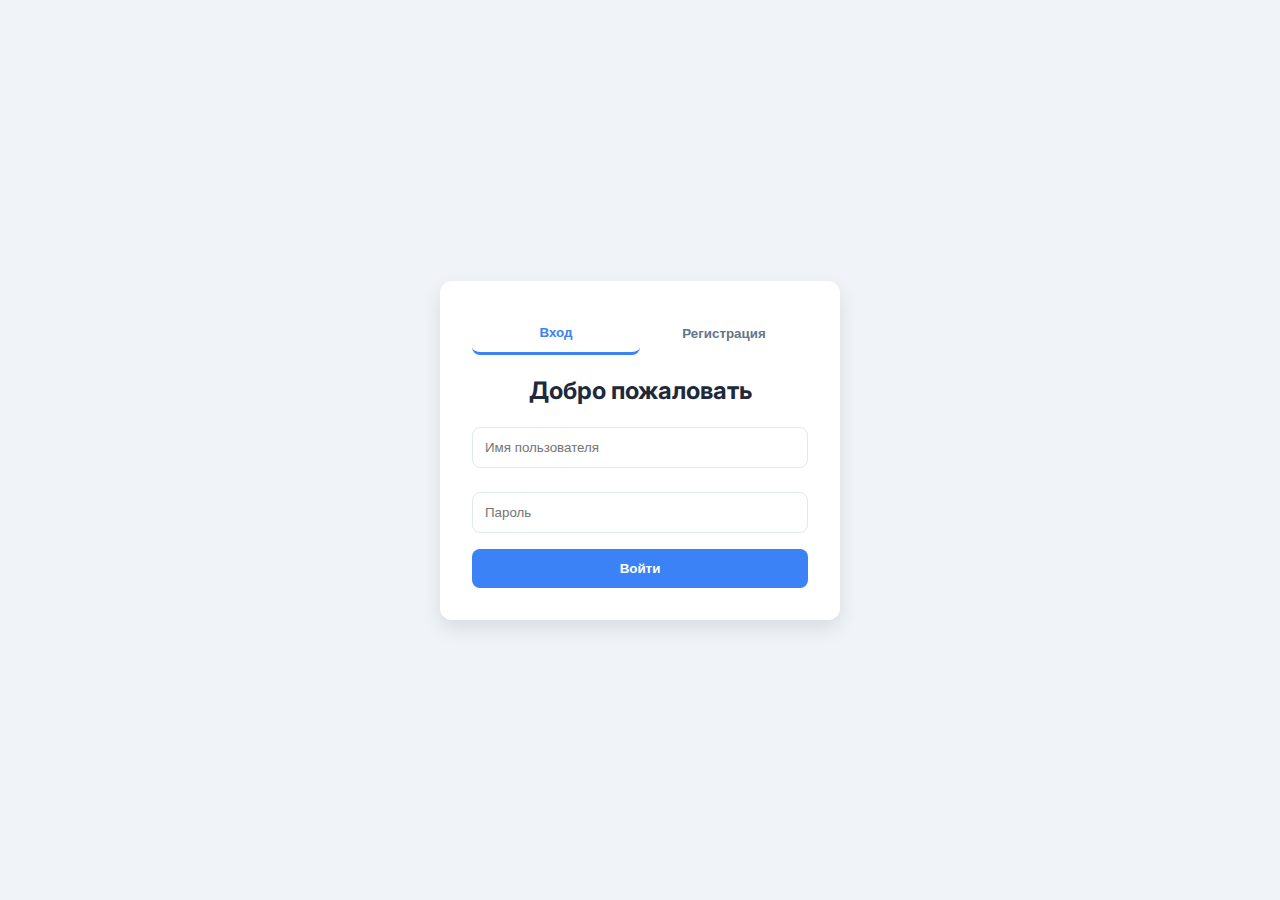
<file: front-stay-go/index.html>
<!DOCTYPE html>
<html lang="ru">
<head>
  <meta charset="UTF-8" />
  <meta name="viewport" content="width=device-width, initial-scale=1.0"/>
  <title>Hotel Booking</title>
  <link rel="stylesheet" href="style.css" />
  <link href="https://fonts.googleapis.com/css2?family=Inter:wght@400;600&display=swap" rel="stylesheet">
</head>
<body>
  <div class="container">
    <!-- Вкладки -->
    <div class="tabs">
      <button class="tab active" onclick="switchTab('login')">Вход</button>
      <button class="tab" onclick="switchTab('register')">Регистрация</button>
    </div>

    <!-- Форма входа -->
    <form id="login" class="form active">
      <h2>Добро пожаловать</h2>
      <input type="text" placeholder="Имя пользователя" required />
      <input type="password" placeholder="Пароль" required />
      <button type="submit">Войти</button>
      <p class="error-message"></p>
    </form>

    <!-- Форма регистрации -->
    <form id="register" class="form">
      <h2>Создать аккаунт</h2>
      <input type="text" placeholder="Имя пользователя" required />
      <input type="email" placeholder="Email" required />
      <input type="password" placeholder="Пароль" required />
      <input type="text" placeholder="Телефон" required />
      <button type="submit">Зарегистрироваться</button>
      <p class="error-message"></p>
    </form>

    <!-- Форма подтверждения кода -->
    <form id="confirm-code" class="form">
      <h2>Подтвердите регистрацию</h2>
      <input type="email" placeholder="Email" id="confirm-email" required />
      <input type="text" placeholder="Код из письма" id="confirm-code" maxlength="6" minlength="6" required />
      <button type="submit">Подтвердить</button>
      <p class="error-message"></p>
    </form>
  </div>

  <script src="script.js"></script>
</body>
</html>
</file>
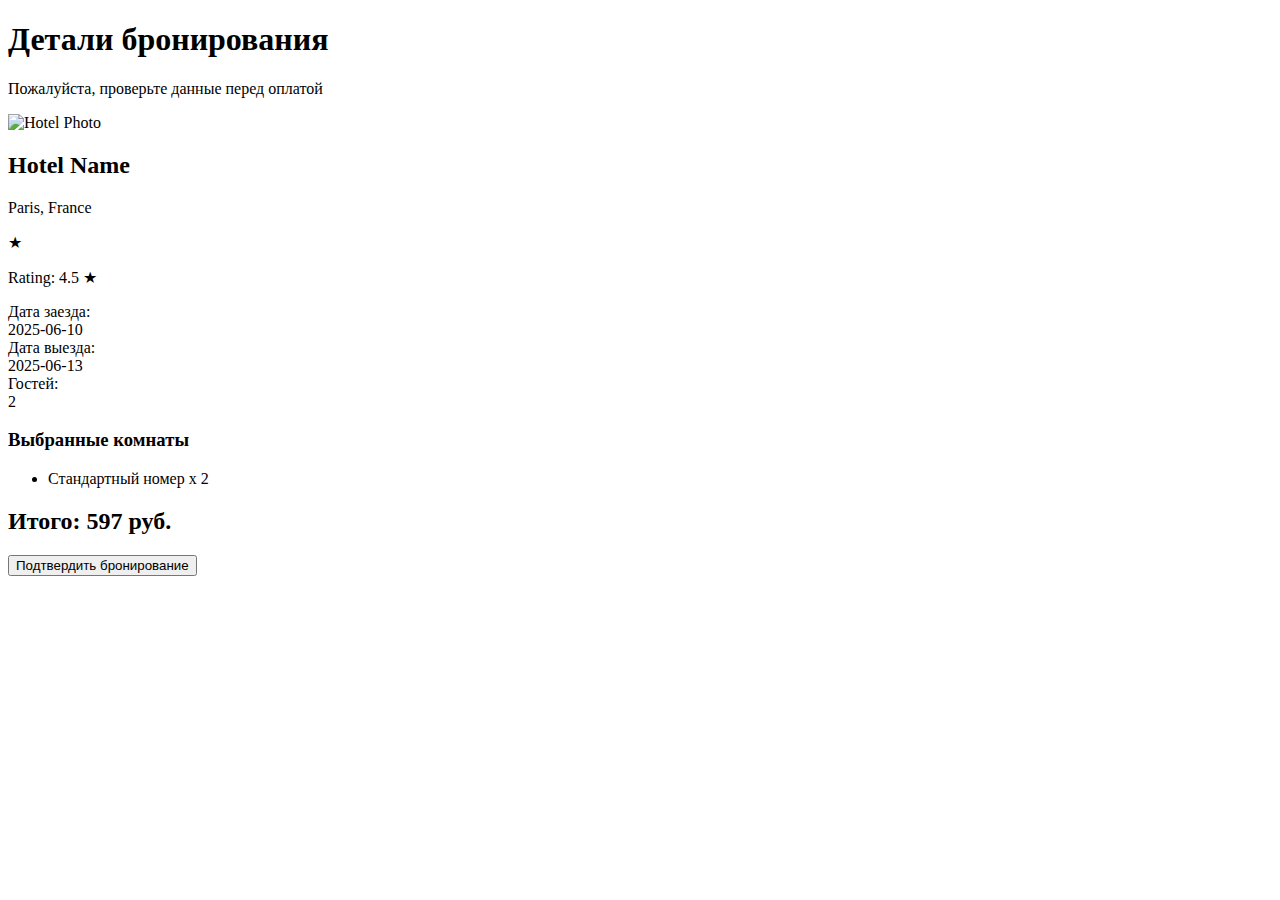
<file: stay-go-client/src/main/resources/templates/booking-confirmation.html>
<!DOCTYPE html>
<html lang="en" xmlns:th="http://www.thymeleaf.org">
<head>
  <meta charset="UTF-8">
  <title>Подтверждение бронирования</title>
  <link rel="stylesheet" th:href="@{/css/booking-confirmation.css}">
</head>
<body>

<!-- Основной контейнер -->
<div class="confirmation-wrapper">
  <div class="confirmation-container">
    <div class="confirmation-header">
      <h1>Детали бронирования</h1>
      <p>Пожалуйста, проверьте данные перед оплатой</p>
    </div>

    <!-- Информация об отеле -->
    <div class="hotel-card">
      <div class="hotel-image">
        <img th:src="${hotel.photoDto[0].url}" alt="Hotel Photo">
      </div>
      <div class="hotel-info">
        <h2 th:text="${hotel.name}">Hotel Name</h2>
        <p th:text="${hotel.address}">Paris, France</p>
        <div class="hotel-rating">
          <span th:each="star : ${#numbers.sequence(1, hotel.stars)}">★</span>
        </div>
        <p th:text="'Rating: ' + ${hotel.grade} + ' ★'">Rating: 4.5 ★</p>
      </div>
    </div>

    <!-- Даты и гости -->
    <div class="booking-summary">
      <div class="summary-row">
        <div class="summary-label">Дата заезда:</div>
        <div class="summary-value" th:text="${startDate}">2025-06-10</div>
      </div>
      <div class="summary-row">
        <div class="summary-label">Дата выезда:</div>
        <div class="summary-value" th:text="${endDate}">2025-06-13</div>
      </div>
      <div class="summary-row">
        <div class="summary-label">Гостей:</div>
        <div class="summary-value" th:text="${guests}">2</div>
      </div>
    </div>

    <!-- Выбранные комнаты -->
    <!-- Выбранные комнаты -->
    <div class="selected-rooms">
      <h3>Выбранные комнаты</h3>
      <ul>
        <li th:each="room : ${bookingRooms}"
            th:text="${roomDescriptions.get(room.roomType)} + ' x ' + ${room.numberOfRooms}">
          Стандартный номер x 2
        </li>
      </ul>
    </div>

    <!-- Итоговая сумма -->
    <div class="total-price-box">
      <h2 th:text="'Итого: ' + ${#numbers.formatDecimal(totalPrice, 0, 'WHITESPACE', 0, 'POINT')} + ' руб.'">Итого: 597 руб.</h2>
    </div>

    <!-- Форма для подтверждения бронирования -->
    <form th:action="@{/confirm-booking}" method="post">
      <input type="hidden" name="hotelId" th:value="${hotel.hotelId}">
      <input type="hidden" name="startDate" th:value="${startDate}">
      <input type="hidden" name="endDate" th:value="${endDate}">
      <input type="hidden" name="guests" th:value="${guests}">

      <!-- Передаем все выбранные комнаты -->
      <div th:each="room, iter : ${bookingRooms}">
        <input type="hidden" th:name="|rooms[${iter.index}].roomType|" th:value="${room.roomType}">
        <input type="hidden" th:name="|rooms[${iter.index}].numberOfRooms|" th:value="${room.numberOfRooms}">
      </div>

      <div class="confirmation-actions">
        <button type="submit" class="confirm-btn">Подтвердить бронирование</button>
      </div>
    </form>
  </div>
</div>
</body>
</html>
</file>
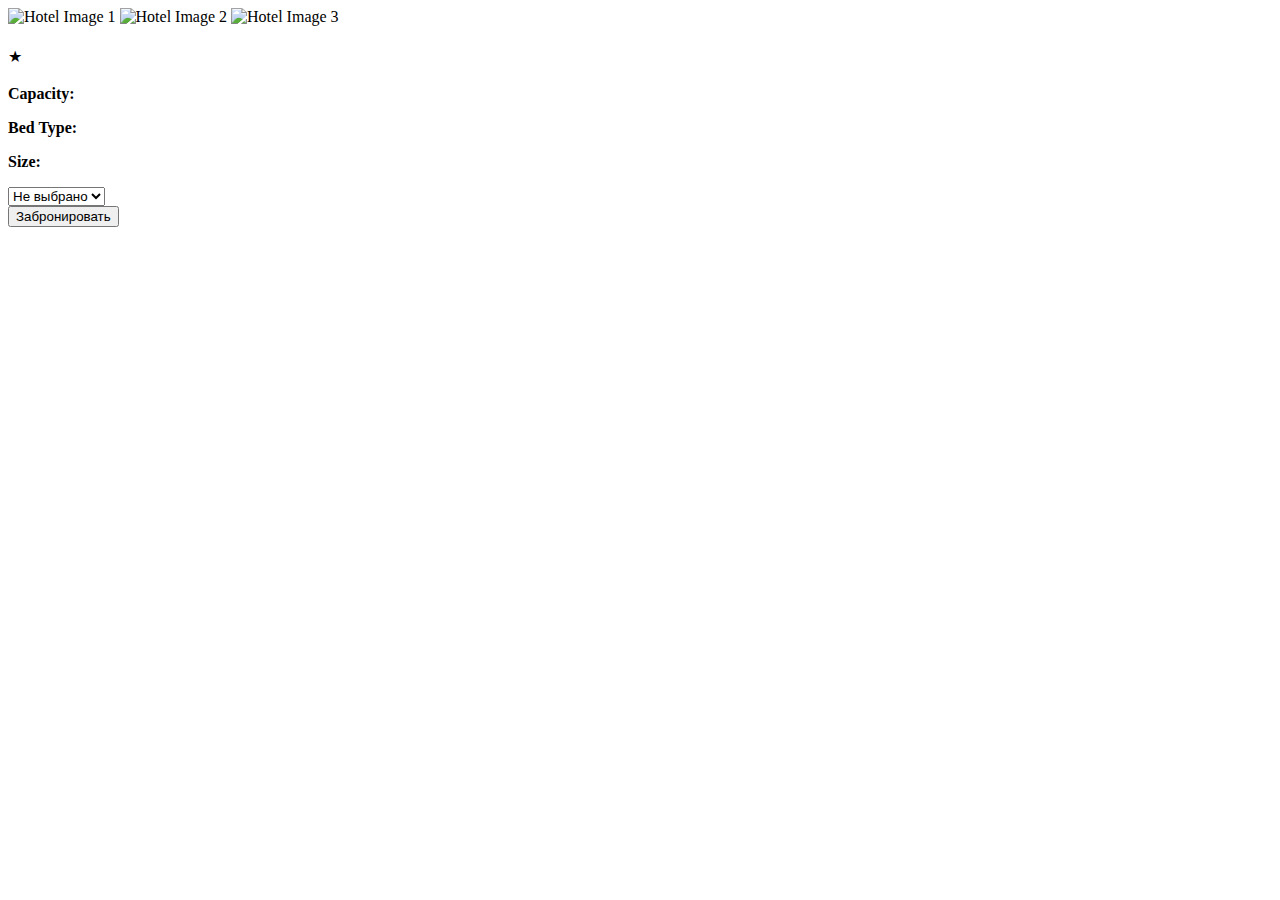
<file: stay-go-client/src/main/resources/templates/hotel-detail.html>
<!DOCTYPE html>
<html lang="en" xmlns:th="http://www.thymeleaf.org">
<head>
    <meta charset="UTF-8">
    <title th:text="${hotel.name}">Hotel Details</title>
    <link rel="stylesheet" th:href="@{/css/hotel-detail.css}">
    <style>
        .room-quantity:disabled {
            background-color: #f0f0f0;
            cursor: not-allowed;
            opacity: 0.7;
        }
    </style>
</head>
<body>
    <div class="hotel-gallery">
        <img th:src="@{/img.png}" alt="Hotel Image 1">
        <img th:src="@{/img_1.png}" alt="Hotel Image 2">
        <img th:src="@{/img_2.png}" alt="Hotel Image 3">
    </div>

    <div class="hotel-detail-container">
        <div class="hotel-info">
            <h1 th:text="${hotel.name}"></h1>
            <div class="hotel-meta">
                <span th:text="${hotel.address}" class="hotel-location"></span>
                <div class="hotel-rating">
                    <span th:each="star : ${#numbers.sequence(1, hotel.stars)}">★</span>
                </div>
                <p th:text="${'Rating: ' + hotel.grade}" class="hotel-grade"></p>
            </div>
            <p th:text="${hotel.description}" class="hotel-description"></p>
        </div>

        <form class="room-booking-form" th:action="@{/booking}" method="post">
            <input type="hidden" name="hotelId" th:value="${hotel.hotelId}"/>

            <div class="room-list">
                <div class="room-cards">
                    <div class="room-card" th:each="room : ${hotel.roomDto}">
                        <div class="room-header">
                            <h3 th:text="${room.roomType + ' Room'}"></h3>
                            <p class="room-price" th:text="${room.totalPrice} + ' руб.'"></p>
                        </div>
                        <div class="room-details">
                            <p><strong>Capacity:</strong> <span th:text="${room.capacity}"></span></p>
                            <p><strong>Bed Type:</strong> <span th:text="${room.bedType}"></span></p>
                            <p><strong>Size:</strong> <span th:text="${room.roomSize + ' m²'}"></span></p>
                        </div>
                        <div class="room-select">
                            <label th:for="'quantity_' + ${room.roomType}"></label>
                            <select class="room-quantity"
                                    th:id="'quantity_' + ${room.roomType}"
                                    th:name="'quantity[${room.roomType}]'"
                                    required>
                                <option value="0">Не выбрано</option>
                                <option th:each="num : ${#numbers.sequence(1, 10)}"
                                        th:value="${num}"
                                        th:text="${num}">
                                </option>
                            </select>
                        </div>
                    </div>
                </div>

                <div class="form-actions">
                    <button type="submit" class="book-all-btn">Забронировать</button>
                </div>
            </div>
        </form>
    </div>

    <script>
        document.addEventListener('DOMContentLoaded', () => {
            const selects = document.querySelectorAll('.room-quantity');

            const handleSelectChange = (changedSelect) => {
                const selectedValue = parseInt(changedSelect.value);

                selects.forEach(select => {
                    if (select !== changedSelect) {
                        select.disabled = selectedValue > 0;
                        if (selectedValue > 0) {
                            select.value = '0';
                            select.querySelectorAll('option').forEach(option => {
                                if (option.value !== '0') option.disabled = true;
                            });
                        } else {
                            select.querySelectorAll('option').forEach(option => {
                                option.disabled = false;
                            });
                        }
                    }
                });
            };

            selects.forEach(select => {
                select.addEventListener('change', (e) => handleSelectChange(e.target));
                // Инициализация при загрузке
                handleSelectChange(select);
            });
        });
    </script>
</body>
</html>
</file>
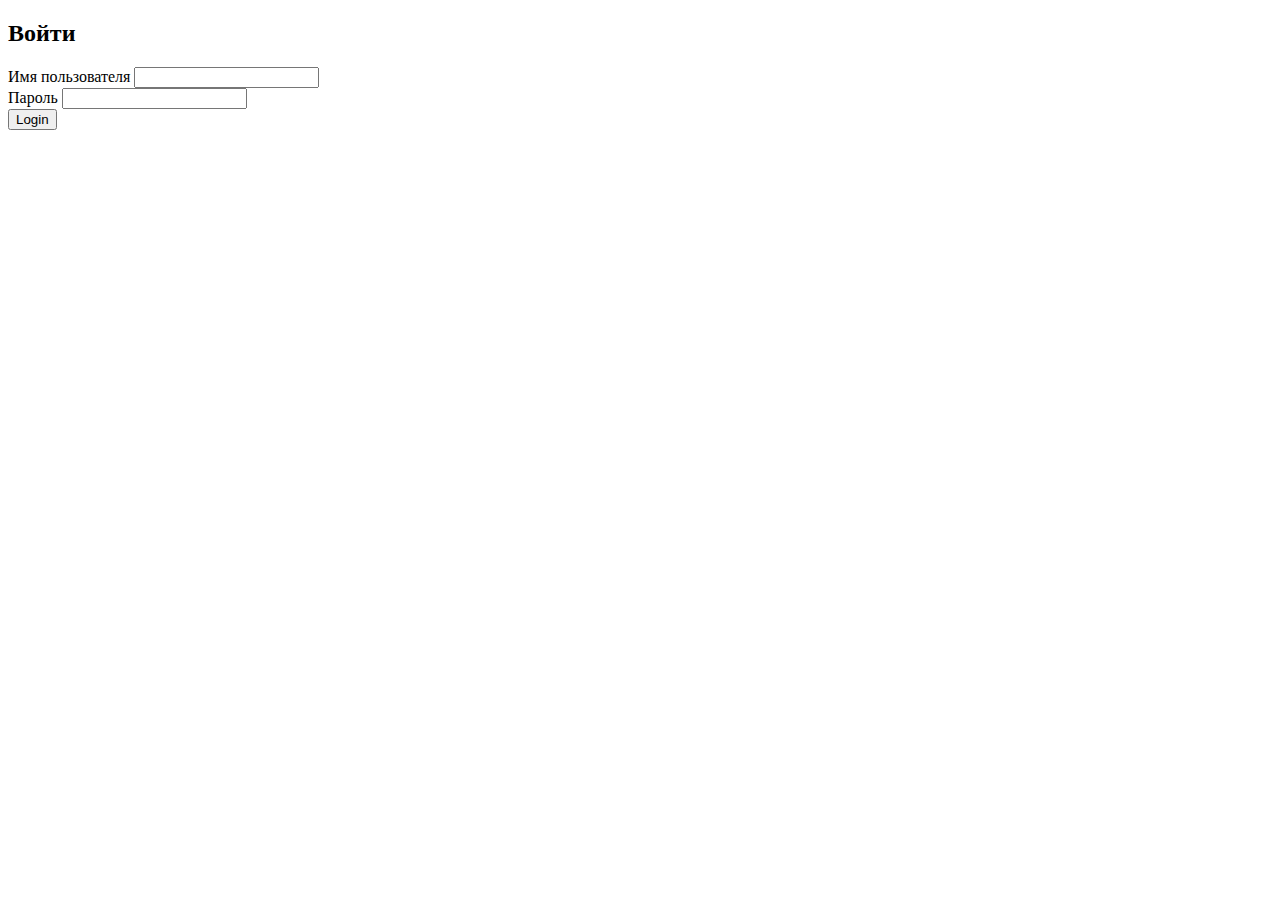
<file: stay-go-client/src/main/resources/templates/login.html>
<!DOCTYPE html>
<html xmlns:th="http://www.thymeleaf.org">
<head>
    <meta charset="UTF-8">
    <title>Login</title>
    <link rel="stylesheet" th:href="@{/css/login.css}">
</head>
<body>
    <div class="container">
        <form th:action="@{/login}" th:object="${loginDto}" method="post">
            <h2>Войти</h2>

            <div th:if="${error}" class="error-message" th:text="${error}">
            </div>

            <div class="form-group">
                <label for="username">Имя пользователя</label>
                <input type="text" id="username" th:field="*{username}" required>
            </div>

            <div class="form-group">
                <label for="password">Пароль</label>
                <input type="password" id="password" th:field="*{password}" required>
            </div>

            <button type="submit">Login</button>
        </form>
    </div>
</body>
</html>
</file>
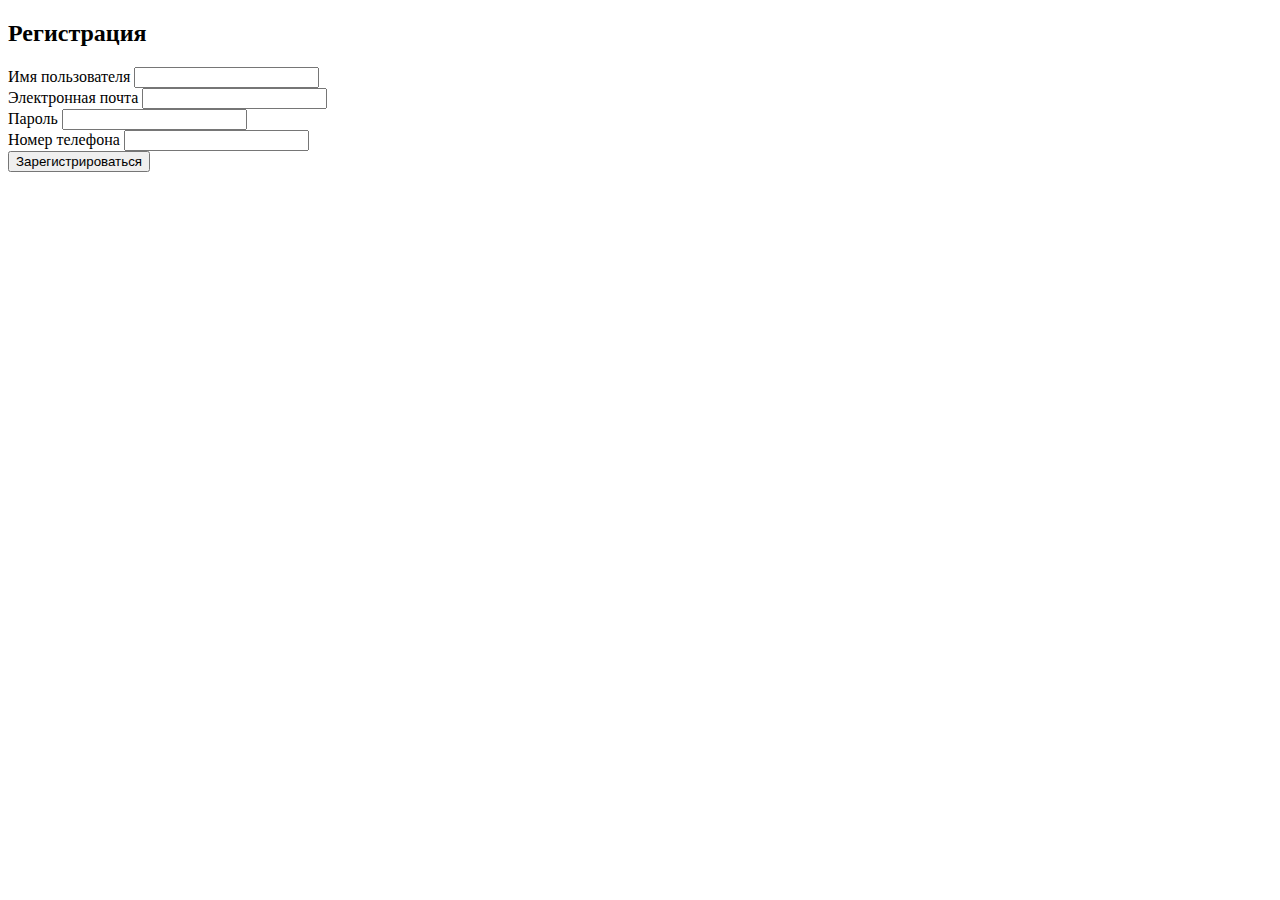
<file: stay-go-client/src/main/resources/templates/registration.html>
<!DOCTYPE html>
<html xmlns:th="http://www.thymeleaf.org">
<head>
    <meta charset="UTF-8">
    <title>Registration</title>
    <link rel="stylesheet" th:href="@{/css/registration.css}">
</head>
<body>
    <div class="container">
        <form th:action="@{/registration}" th:object="${registrationDto}" method="post">
            <h2>Регистрация</h2>

            <div th:if="${error}" class="error-message" th:text="${error}">
            </div>

            <div class="form-group">
                <label for="username">Имя пользователя</label>
                <input type="text" id="username" th:field="*{username}" required>
            </div>

            <div class="form-group">
                <label for="email">Электронная почта</label>
                <input type="email" id="email" th:field="*{email}" required>
            </div>

            <div class="form-group">
                <label for="password">Пароль</label>
                <input type="password" id="password" th:field="*{password}" required>
            </div>

            <div class="form-group">
                <label for="phoneNumber">Номер телефона</label>
                <input type="tel" id="phoneNumber" th:field="*{phoneNumber}" required>
            </div>

            <button type="submit">Зарегистрироваться</button>
        </form>
    </div>
</body>
</html>
</file>
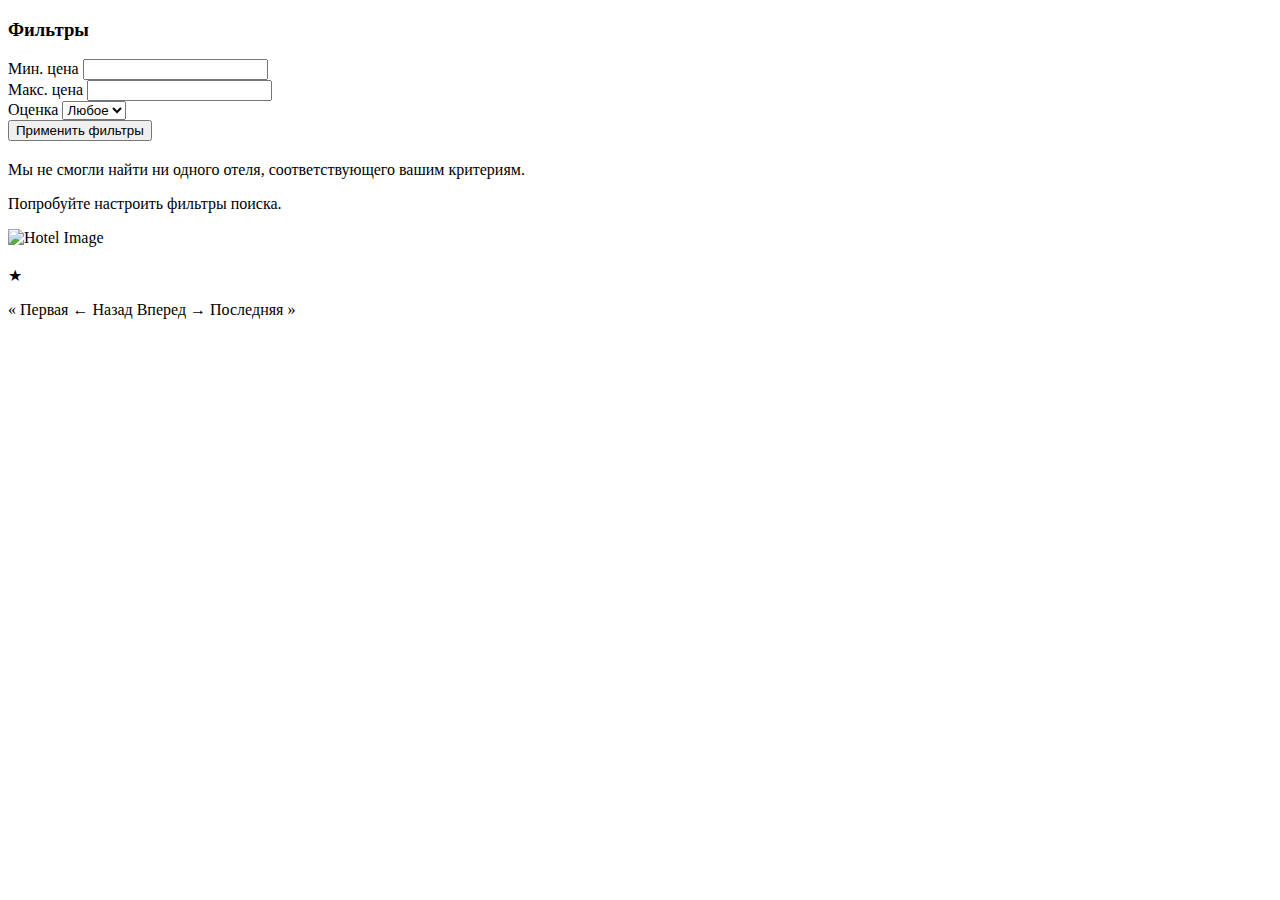
<file: stay-go-client/src/main/resources/templates/search-result.html>
<!DOCTYPE html>
<html lang="en" xmlns:th="http://www.thymeleaf.org">
<head>
    <meta charset="UTF-8">
    <title>Результаты поиска</title>
    <link rel="stylesheet" th:href="@{/css/search-results.css}">
</head>
<body>

    <!-- Левая панель фильтров -->
    <div class="filters-sidebar">
        <form class="filters-form" th:action="@{/search}" method="get">
            <!-- Заголовок -->
            <h3>Фильтры</h3>

            <!-- Фильтр по цене -->
            <div class="filter-group">
                <label for="priceMin">Мин. цена</label>
                <input type="number" id="priceMin" name="priceMin" min="0" step="10"
                       th:value="${priceMinFilter}"/>
            </div>

            <div class="filter-group">
                <label for="priceMax">Макс. цена</label>
                <input type="number" id="priceMax" name="priceMax" min="0" step="10"
                       th:value="${priceMaxFilter}"/>
            </div>

            <!-- Фильтр по количеству звезд -->
            <div class="filter-group">
                <label for="stars">Оценка</label>
                <select id="stars" name="stars">
                    <option value="">Любое</option>
                    <option th:each="star : ${#numbers.sequence(1,5)}"
                            th:text="${star + ' ★'}"
                            th:value="${star}"
                            th:selected="${star == starsFilter}">
                    </option>
                </select>
            </div>

            <!-- Кнопка обновления фильтров -->
            <button type="submit" class="filter-btn">Применить фильтры</button>
        </form>
    </div>

    <!-- Основной контент -->
    <div class="main-content">
        <div class="results-container">
            <h2 th:text="'Найдено ' + ${totalItems} + ' отелей'"></h2>

            <!-- Сообщение, если ничего не найдено -->
            <div th:if="${#lists.isEmpty(hotels)}" class="no-results">
                <p>Мы не смогли найти ни одного отеля, соответствующего вашим критериям.</p>
                <p>Попробуйте настроить фильтры поиска.</p>
            </div>

            <!-- Сетка отелей -->
            <div class="hotel-grid">
                <div th:each="hotel : ${hotels}" class="hotel-card">
                    <!-- Ссылка с параметрами -->
                    <a th:href="@{/details(hotelId=${hotel.hotelId}, guests=${guests}, startDate=${startDate}, endDate=${endDate})}">
                        <div class="hotel-card-inner">
                            <div class="hotel-image">
                                <img th:src="${hotel.getPhotoDto().get(0)}" alt="Hotel Image">
                            </div>
                            <div class="hotel-info">
                                <h3 class="hotel-name" th:text="${hotel.name}"></h3>
                                <p class="hotel-location" th:text="${hotel.address}"></p>
                                <div class="hotel-rating">
                                    <span th:each="star : ${#numbers.sequence(1, hotel.stars)}">★</span>
                                </div>
                                <p class="hotel-price" th:text="${hotel.totalPrice}"></p>
                            </div>
                        </div>
                    </a>
                </div>
            </div>

            <!-- Пагинация -->
            <div class="pagination" th:if="${totalPages != null and totalPages > 1}">
                <a th:if="${currentPage > 0}"
                   th:href="@{/search(stars=${starsFilter}, country=${countryFilter}, city=${cityFilter}, priceMin=${priceMinFilter}, priceMax=${priceMaxFilter}, page=0)}">
                    « Первая
                </a>
                <a th:if="${currentPage > 0}"
                   th:href="@{/search(stars=${starsFilter}, country=${countryFilter}, city=${cityFilter}, priceMin=${priceMinFilter}, priceMax=${priceMaxFilter}, page=${currentPage - 1})}">
                    ← Назад
                </a>

                <a th:each="pageNum : ${#numbers.sequence(0, totalPages - 1)}"
                   th:href="@{/search(stars=${starsFilter}, country=${countryFilter}, city=${cityFilter}, priceMin=${priceMinFilter}, priceMax=${priceMaxFilter}, page=${pageNum})}"
                   th:text="${pageNum + 1}"
                   th:classappend="${pageNum == currentPage} ? 'active'">
                </a>

                <a th:if="${currentPage < totalPages - 1}"
                   th:href="@{/search(stars=${starsFilter}, country=${countryFilter}, city=${cityFilter}, priceMin=${priceMinFilter}, priceMax=${priceMaxFilter}, page=${currentPage + 1})}">
                    Вперед →
                </a>
                <a th:if="${currentPage < totalPages - 1}"
                   th:href="@{/search(stars=${starsFilter}, country=${countryFilter}, city=${cityFilter}, priceMin=${priceMinFilter}, priceMax=${priceMaxFilter}, page=${totalPages - 1})}">
                    Последняя »
                </a>
            </div>
        </div>
    </div>

</body>
</html>
</file>
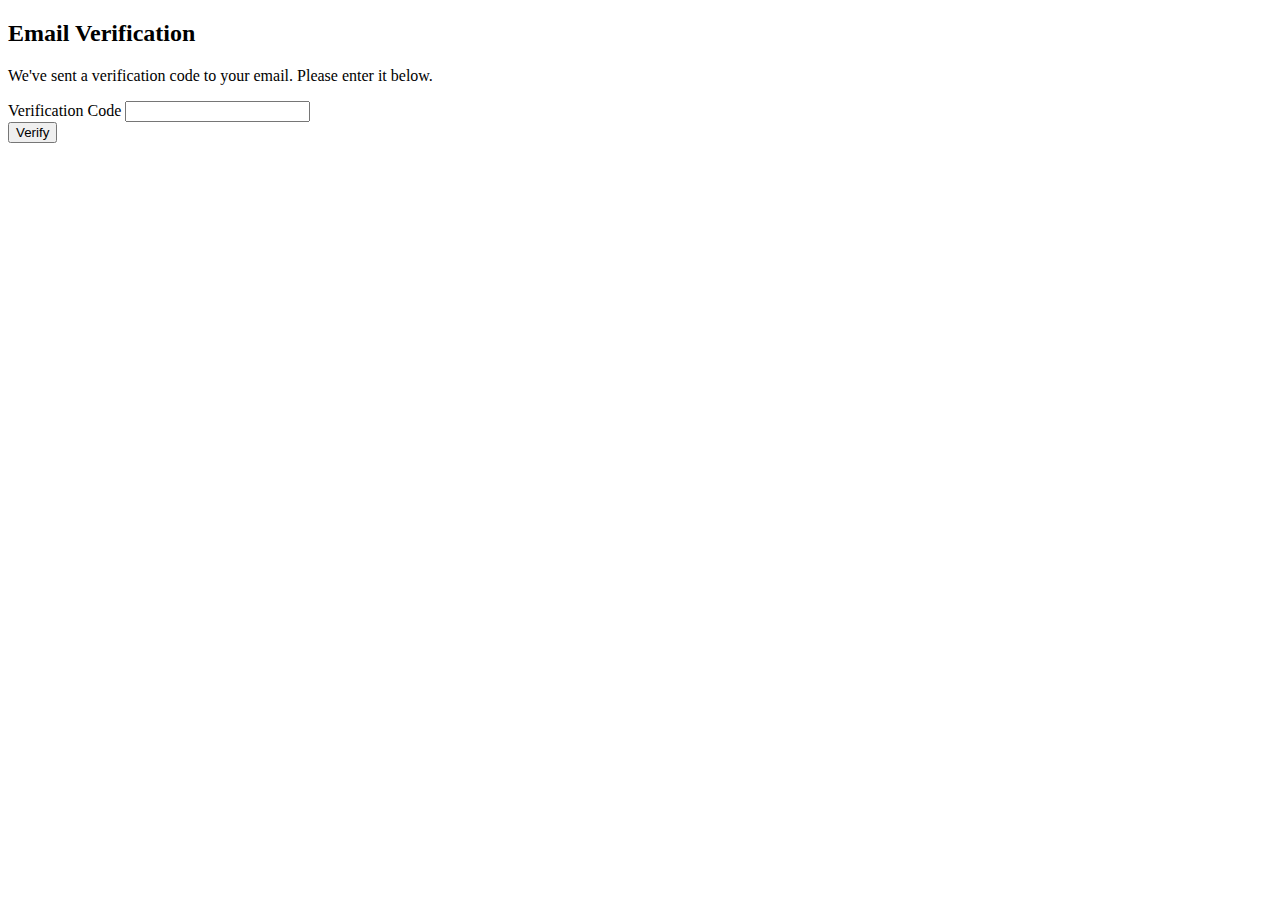
<file: stay-go-client/src/main/resources/templates/verification.html>
<!DOCTYPE html>
<html xmlns:th="http://www.thymeleaf.org">
<head>
    <meta charset="UTF-8">
    <title>Verify Email</title>
    <link rel="stylesheet" th:href="@{/css/verification.css}">
</head>
<body>
    <div class="container">
        <form th:action="@{/registration/config}" method="post">
            <h2>Email Verification</h2>

            <div th:if="${error}" class="error-message" th:text="${error}">
            </div>

            <p class="info-text">We've sent a verification code to your email. Please enter it below.</p>

            <div class="form-group">
                <label for="code">Verification Code</label>
                <input type="text" id="code" name="code" required maxlength="6" pattern="\d{6}">
            </div>

            <button type="submit">Verify</button>
        </form>
    </div>
</body>
</html>
</file>
<file: front-stay-go/style.css>
/* Базовые стили */
* {
  box-sizing: border-box;
  margin: 0;
  padding: 0;
}

body {
  font-family: 'Inter', sans-serif;
  background: #f0f4f8;
  min-height: 100vh;
  display: flex;
  justify-content: center;
  align-items: center;
  padding: 2rem;
}

.container {
  background: white;
  padding: 2rem;
  border-radius: 12px;
  box-shadow: 0 8px 20px rgba(0, 0, 0, 0.1);
  width: 100%;
  max-width: 400px;
  transition: all 0.3s ease;
}

/* Вкладки */
.tabs {
  display: flex;
  justify-content: space-between;
  margin-bottom: 1.5rem;
}

.tab {
  flex: 1;
  padding: 0.75rem;
  background: transparent;
  border: none;
  font-weight: 600;
  cursor: pointer;
  color: #64748b;
  transition: all 0.2s ease;
}

.tab.active {
  color: #3b82f6;
  border-bottom: 3px solid #3b82f6;
  font-weight: 600;
}

/* Формы */
.form {
  display: none;
  animation: fadeIn 0.3s ease;
}

.form.active {
  display: block;
}

h2 {
  text-align: center;
  color: #1e293b;
  margin: 0;
  padding: 0;
  margin-top: 1.5rem;
  margin-bottom: 1rem;
  line-height: 1;
}

input {
  width: 100%;
  padding: 0.75rem;
  margin: 0.5rem 0 1rem;
  border: 1px solid #e2e8f0;
  border-radius: 8px;
  transition: border-color 0.2s ease;
}

input:focus {
  border-color: #3b82f6;
  outline: none;
}

button {
  width: 100%;
  padding: 0.75rem;
  background: #3b82f6;
  color: white;
  border: none;
  border-radius: 8px;
  font-weight: 600;
  cursor: pointer;
  transition: background 0.2s ease;
}

button:hover {
  background: #2563eb;
}

.error-message {
  color: #ef4444;
  margin-top: 1rem;
  display: none;
}

/* Анимации */
@keyframes fadeIn {
  from { opacity: 0; transform: translateY(10px); }
  to { opacity: 1; transform: translateY(0); }
}

/* Адаптивность */
@media (max-width: 480px) {
  .container {
    padding: 1rem;
  }
  input, button {
    font-size: 1rem;
  }
}
</file>
